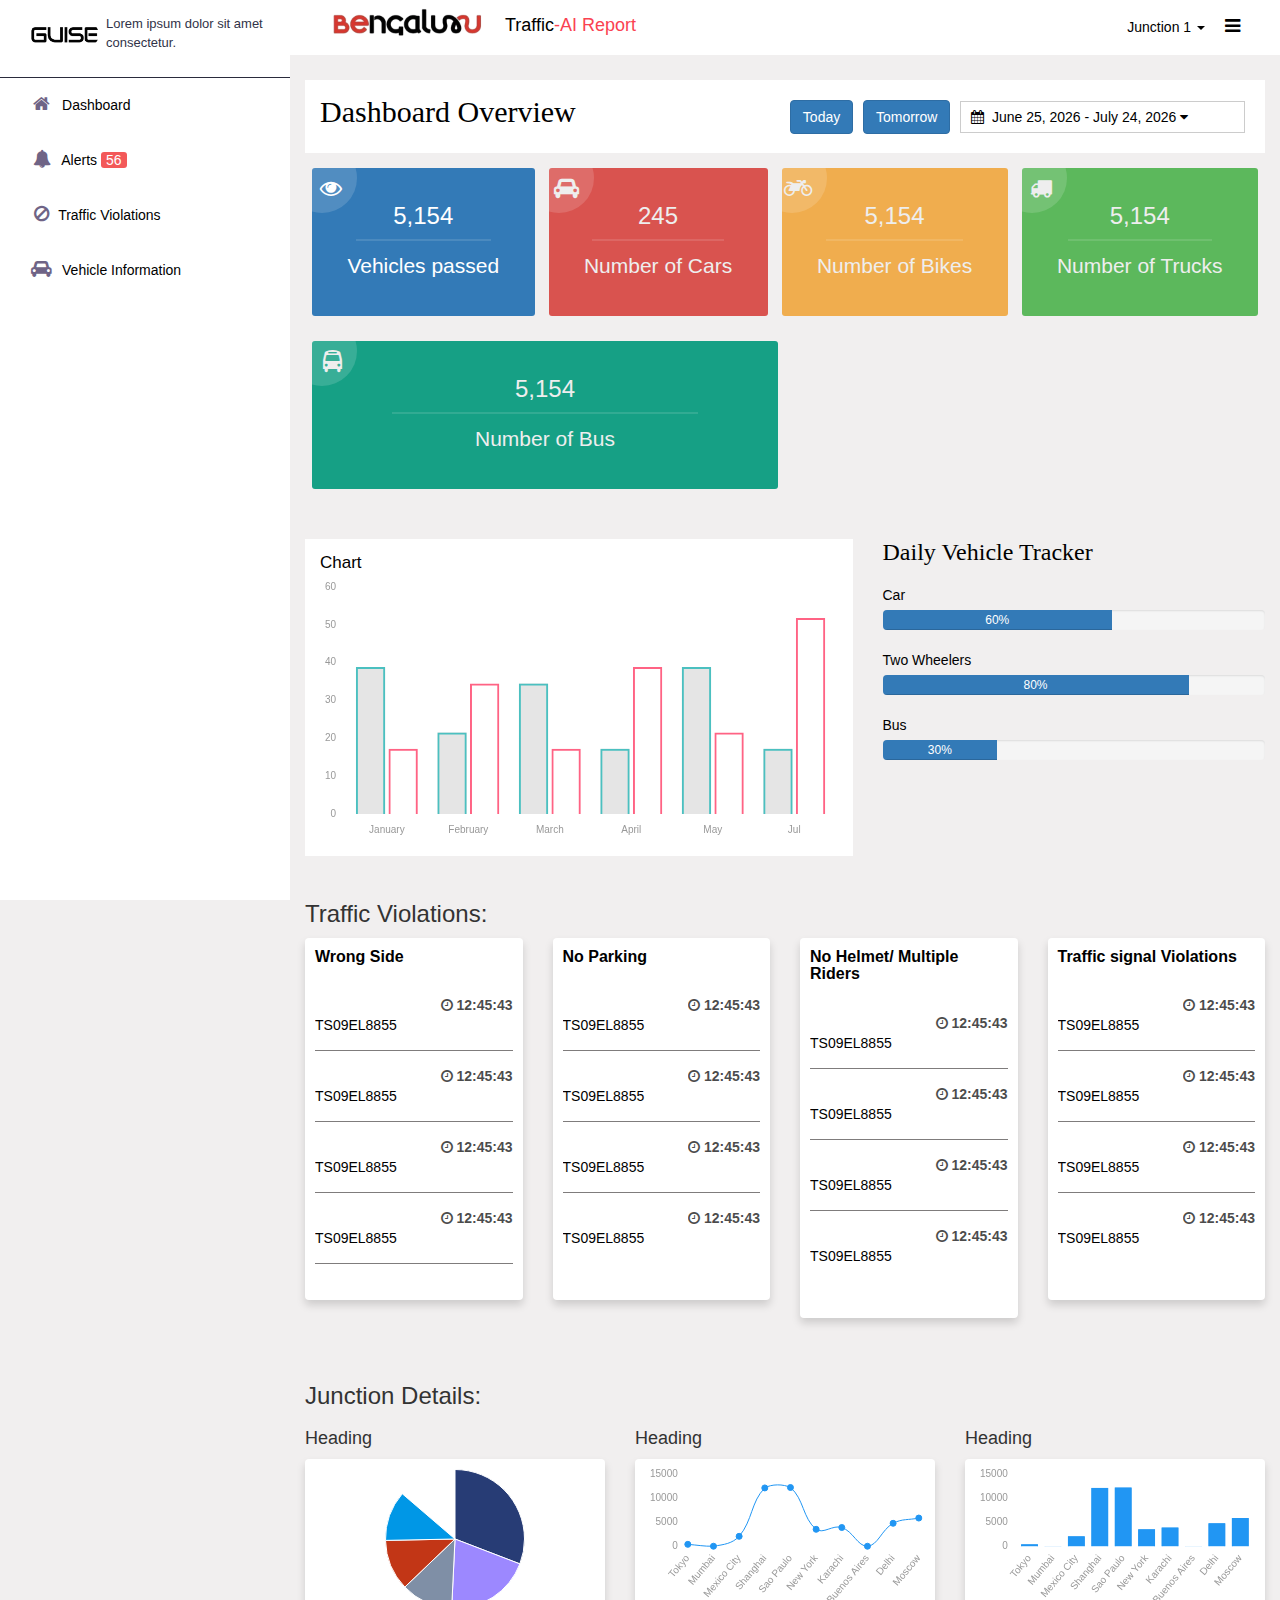
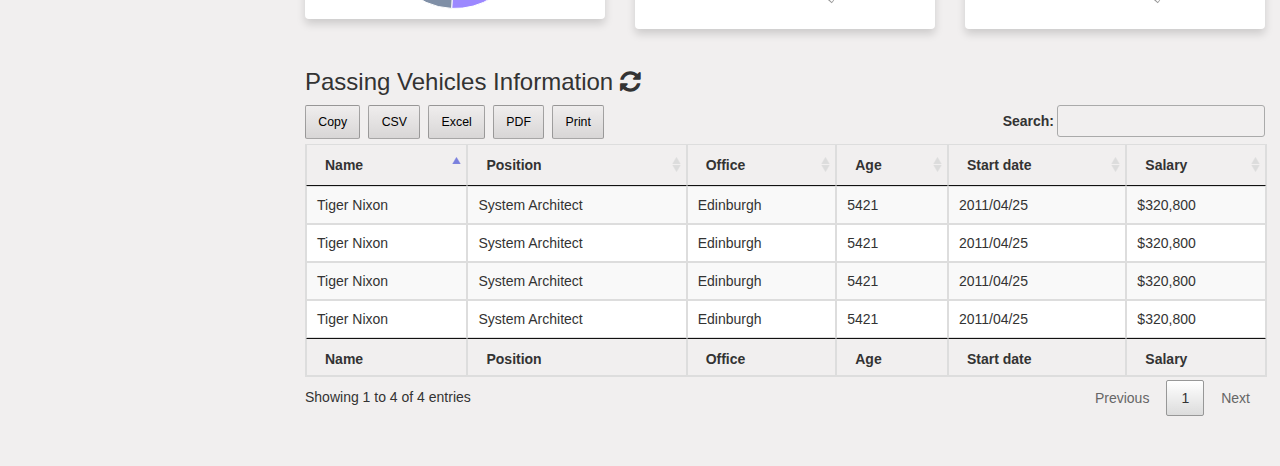
<file: index.html>
<!DOCTYPE html>
<html lang="en">

<head>
  <meta charset="UTF-8">
  <meta name="viewport" content="width=device-width, initial-scale=1.0">
  <meta http-equiv="X-UA-Compatible" content="ie=edge">
  <title>AI Traffic - Dashboard</title>
  <link rel="stylesheet" type="text/css" href="css/font-awesome.min.css" />
  <link rel="stylesheet" type="text/css" href="css/bootstrap-old.min.css" />
  <link rel="stylesheet" type="text/css" href="css/buttons.dataTables.min.css">
  <link rel="stylesheet" type="text/css" href="css/jquery.dataTables.min.css">
  <link rel="stylesheet" type="text/css" href="css/daterangepicker.css" />
  <link rel="stylesheet" type="text/css" href="css/dashboard.css">
</head>

<body>
   <!-- partial:index.partial.html -->
   <aside class="side-nav" id="show-side-navigation1">
    <i class="fa fa-bars close-aside hidden-sm hidden-md hidden-lg" data-close="show-side-navigation1"></i>
    <div class="heading">
        <img src="images/logo-guise.png" alt="">
        <div class="info">
            <p>Lorem ipsum dolor sit amet consectetur.</p>
        </div>
    </div>
   
    <ul class="categories">
        <li><i class="fa fa-home fa-fw" aria-hidden="true"></i><a href="index.html"> Dashboard</a></li>
        <li><i class="fa fa-bell fa-fw"></i><a href="alert.html"> Alerts <span class="num dang">56</span></a></li>
        <li><i class="fa fa-ban fa-fw"></i><a href="#">Traffic Violations</a></li>
        <li><i class="fa fa-car fa-fw"></i><a href="video.html"> Vehicle Information</a></li>
    </ul>
</aside>
<section id="contents">
    <nav class="navbar navbar-default">
        <div class="container-fluid">
            <div class="navbar-header">
                <button type="button" class="navbar-toggle collapsed" data-toggle="collapse"
                    data-target="#bs-example-navbar-collapse-1" aria-expanded="false">
                    <i class="fa fa-align-right"></i>
                </button>
                <a class="navbar-brand" href="index.html"><img src="images/logo.png" alt="" width="200"> Traffic
                    <span class="main-color"> -AI Report</span> </a>
            </div>
            <div class="collapse navbar-collapse navbar-right" id="bs-example-navbar-collapse-1">
                <ul class="nav navbar-nav">
                    <li class="dropdown">
                        <a href="#" class="dropdown-toggle" data-toggle="dropdown" role="button"
                            aria-haspopup="true" aria-expanded="false">Junction 1 <span class="caret"></span></a>
                        <ul class="dropdown-menu">
                            <li><a href="#"><i class="fa fa-sign-out"></i> Log out</a></li>
                        </ul>
                    </li>
                    <li><a href="#"><i data-show="show-side-navigation1" class="fa fa-bars show-side-btn"></i></a>
                    </li>
                </ul>
            </div>
        </div>
    </nav>
    <div class="welcome">
      <div class="container-fluid">
        <div class="row">
          <div class="col-md-12">
            <div class="content">
              <h2>Dashboard Overview</h2>
              <div class="dropdown_wrap">
                <button class="btn btn-primary">Today</button>
                <button class="btn btn-primary">Tomorrow</button>
                <div id="reportrange">
                  <i class="fa fa-calendar"></i>&nbsp;
                  <span></span> <i class="fa fa-caret-down"></i>
                </div>
              </div>
            </div>
          </div>
        </div>
      </div>
    </div>
    <section class='statis text-center'>
      <div class="container-fluid">
        <div class="dashboard-box">
          <div class="box bg-primary">
            <i class="fa fa-eye"></i>
            <h3>5,154</h3>
            <p class="lead">Vehicles passed</p>
          </div>
          <div class="box danger">
            <i class="fa fa-car"></i>
            <h3>245</h3>
            <p class="lead">Number of Cars</p>
          </div>
          <div class="box warning">
            <i class="fa fa-motorcycle"></i>
            <h3>5,154</h3>
            <p class="lead">Number of Bikes</p>
          </div>
          <div class="box success">
            <i class="fa fa-truck"></i>
            <h3>5,154</h3>
            <p class="lead">Number of Trucks</p>
          </div>
          <div class="box silver">
            <i class="fa fa-bus"></i>
            <h3>5,154</h3>
            <p class="lead">Number of Bus</p>
          </div>
        </div>
      </div>
    </section>
    <section class="charts">
      <div class="container-fluid">
        <div class="row">
          <div class="col-md-7">
            <div class="chart-container">
              <h3>Chart</h3>
              <canvas id="myChart"></canvas>
            </div>
          </div>
          <div class="col-md-5">
            <div class="task-progress">
              <h3 class="title-3">Daily Vehicle Tracker</h3>
              <div class="progress-wrap">
                <label for="">Car</label>
                <div class="progress">
                  <div class="progress-bar" role="progressbar" aria-valuenow="60" aria-valuemin="0" aria-valuemax="100"
                    style="width: 60%;">
                    60%
                  </div>
                </div>
              </div>
              <div class="progress-wrap">
                <label for="">Two Wheelers</label>
                <div class="progress">
                  <div class="progress-bar" role="progressbar" aria-valuenow="80" aria-valuemin="0" aria-valuemax="100"
                    style="width: 80%;">
                    80%
                  </div>
                </div>
              </div>
              <div class="progress-wrap">
                <label for="">Bus</label>
                <div class="progress">
                  <div class="progress-bar" role="progressbar" aria-valuenow="30" aria-valuemin="0" aria-valuemax="100"
                    style="width: 30%;">
                    30%
                  </div>
                </div>
              </div>
            </div>
          </div>
        </div>
      </div>
    </section>

    <section class="admins">
      <div class="container-fluid">
        <h3>Traffic Violations:</h3>
        <div class="row">
          <div class="box">
            <div class="col-md-3">
              <div class="admin traffic-box">
                <h3 class="box-head">Wrong Side</h3>
                <ul class="vechile-list">
                  <li>
                    <span class="passing-time"> <i class="fa fa-clock-o"></i> 12:45:43</span>
                    <span class="vehicle-no">TS09EL8855</span>
                  </li>
                  <li>
                    <span class="passing-time"> <i class="fa fa-clock-o"></i> 12:45:43</span>
                    <span class="vehicle-no">TS09EL8855</span>
                  </li>
                  <li>
                    <span class="passing-time"> <i class="fa fa-clock-o"></i> 12:45:43</span>
                    <span class="vehicle-no">TS09EL8855</span>
                  </li>
                  <li>
                    <span class="passing-time"> <i class="fa fa-clock-o"></i> 12:45:43</span>
                    <span class="vehicle-no">TS09EL8855</span>
                  </li>
                  <li>
                    <span class="passing-time"> <i class="fa fa-clock-o"></i> 12:45:43</span>
                    <span class="vehicle-no">TS09EL8855</span>
                  </li>
                  <li>
                    <span class="passing-time"> <i class="fa fa-clock-o"></i> 12:45:43</span>
                    <span class="vehicle-no">TS09EL8855</span>
                  </li>
                  <li>
                    <span class="passing-time"> <i class="fa fa-clock-o"></i> 12:45:43</span>
                    <span class="vehicle-no">TS09EL8855</span>
                  </li>
                </ul>
              </div>
            </div>
            <div class="col-md-3">
              <div class="admin traffic-box">
                <h3 class="box-head">No Parking</h3>
                <ul class="vechile-list">
                  <li>
                    <span class="passing-time"> <i class="fa fa-clock-o"></i> 12:45:43</span>
                    <span class="vehicle-no">TS09EL8855</span>
                  </li>
                  <li>
                    <span class="passing-time"> <i class="fa fa-clock-o"></i> 12:45:43</span>
                    <span class="vehicle-no">TS09EL8855</span>
                  </li>
                  <li>
                    <span class="passing-time"> <i class="fa fa-clock-o"></i> 12:45:43</span>
                    <span class="vehicle-no">TS09EL8855</span>
                  </li>
                  <li>
                    <span class="passing-time"> <i class="fa fa-clock-o"></i> 12:45:43</span>
                    <span class="vehicle-no">TS09EL8855</span>
                  </li>
                </ul>
              </div>
            </div>
            <div class="col-md-3">
              <div class="admin traffic-box">
                <h3 class="box-head">No Helmet/ Multiple Riders</h3>
                <ul class="vechile-list">
                  <li>
                    <span class="passing-time"> <i class="fa fa-clock-o"></i> 12:45:43</span>
                    <span class="vehicle-no">TS09EL8855</span>
                  </li>
                  <li>
                    <span class="passing-time"> <i class="fa fa-clock-o"></i> 12:45:43</span>
                    <span class="vehicle-no">TS09EL8855</span>
                  </li>
                  <li>
                    <span class="passing-time"> <i class="fa fa-clock-o"></i> 12:45:43</span>
                    <span class="vehicle-no">TS09EL8855</span>
                  </li>
                  <li>
                    <span class="passing-time"> <i class="fa fa-clock-o"></i> 12:45:43</span>
                    <span class="vehicle-no">TS09EL8855</span>
                  </li>
                </ul>
              </div>
            </div>
            <div class="col-md-3">
              <div class="admin traffic-box">
                <h3 class="box-head">Traffic signal Violations</h3>
                <ul class="vechile-list">
                  <li>
                    <span class="passing-time"> <i class="fa fa-clock-o"></i> 12:45:43</span>
                    <span class="vehicle-no">TS09EL8855</span>
                  </li>
                  <li>
                    <span class="passing-time"> <i class="fa fa-clock-o"></i> 12:45:43</span>
                    <span class="vehicle-no">TS09EL8855</span>
                  </li>
                  <li>
                    <span class="passing-time"> <i class="fa fa-clock-o"></i> 12:45:43</span>
                    <span class="vehicle-no">TS09EL8855</span>
                  </li>
                  <li>
                    <span class="passing-time"> <i class="fa fa-clock-o"></i> 12:45:43</span>
                    <span class="vehicle-no">TS09EL8855</span>
                  </li>
                </ul>
              </div>
            </div>
          </div>

        </div>
    </section>
    <section class="admins">
      <div class="container-fluid">
        <h3>Junction Details:</h3>
        <div class="row">
          <div class="box">
            <div class="col-md-4">
              <h4>Heading</h4>
              <div class="admin traffic-box">
                <canvas id="vehicleChart"></canvas>
              </div>
            </div>
            <div class="col-md-4">
              <h4>Heading</h4>
              <div class="admin traffic-box">
                <canvas id="lineChart"></canvas>
              </div> 
            </div>
            <div class="col-md-4">
              <h4>Heading</h4>
              <div class="admin traffic-box">
                <canvas id="barChart"></canvas>
              </div> 
            </div> 
            </div>
          </div>

        </div>
    </section>

    <section class="chrt3">
      <div class="container-fluid">
        <div class="row">
          <div class="col-xs-12">
            <h3>Passing Vehicles Information <i class="fa fa-refresh cursor-pointer"></i></h3>
            <table id="report_table" class="table table-striped table-bordered" style="width:100%">
              <thead>
                <tr>
                  <th>Name</th>
                  <th>Position</th>
                  <th>Office</th>
                  <th>Age</th>
                  <th>Start date</th>
                  <th>Salary</th>
                </tr>
              </thead>
              <tbody></tbody>
              <tfoot>
                <tr>
                  <th>Name</th>
                  <th>Position</th>
                  <th>Office</th>
                  <th>Age</th>
                  <th>Start date</th>
                  <th>Salary</th>
                </tr>
              </tfoot>
            </table>
          </div>
        </div>
      </div>
    </section>
  </section>
  <!-- Modal -->
  <div id="myModal" class="modal fade" role="dialog">
    <div class="modal-dialog">
  
      <!-- Modal content-->
      <div class="modal-content">
        <div class="modal-header">
          <button type="button" class="close" data-dismiss="modal">&times;</button>
          <h4 class="modal-title">Modal Header</h4>
        </div>
        <div class="modal-body">
          <img src="images/modal.png" class="img-responsive"/>
        </div>
        <div class="modal-footer">
          <button type="button" class="btn btn-default" data-dismiss="modal">Ok</button>
        </div>
      </div>
    </div>
  </div>
  <!-- partial -->
  <script type="text/javascript" src="js/jquery.min.js"></script>
  <script type="text/javascript" src='js/chart.js'></script><!-- //@2.8.0 -->
  <script type="text/javascript" src="js/popper.min.js"></script>
  <script type="text/javascript" src="js/bootstrap-old.min.js"></script>
  <script type="text/javascript" src="js/moment.min.js"></script>
  <script type="text/javascript" src="js/daterangepicker.min.js"></script>

  <script type="text/javascript" src="js/datatable.min.js"></script>

  <script type="text/javascript" src="js/datatable.min.js"></script>
  <script type="text/javascript" src="js/dataTables.buttons.min.js"></script>
  <script type="text/javascript" src="js/buttons.flash.min.js"></script>
  <script type="text/javascript" src="js/jszip.min.js"></script>
  <script type="text/javascript" src="js/pdfmake.min.js"></script>
  <script type="text/javascript" src="js/vfs_fonts.js"></script>
  <script type="text/javascript" src="js/buttons.html5.min.js"></script>
  <script type="text/javascript" src="js/buttons.print.min.js"></script>
  <script type="text/javascript" src="js/common.js"></script> 
</body>

</html>
</file>
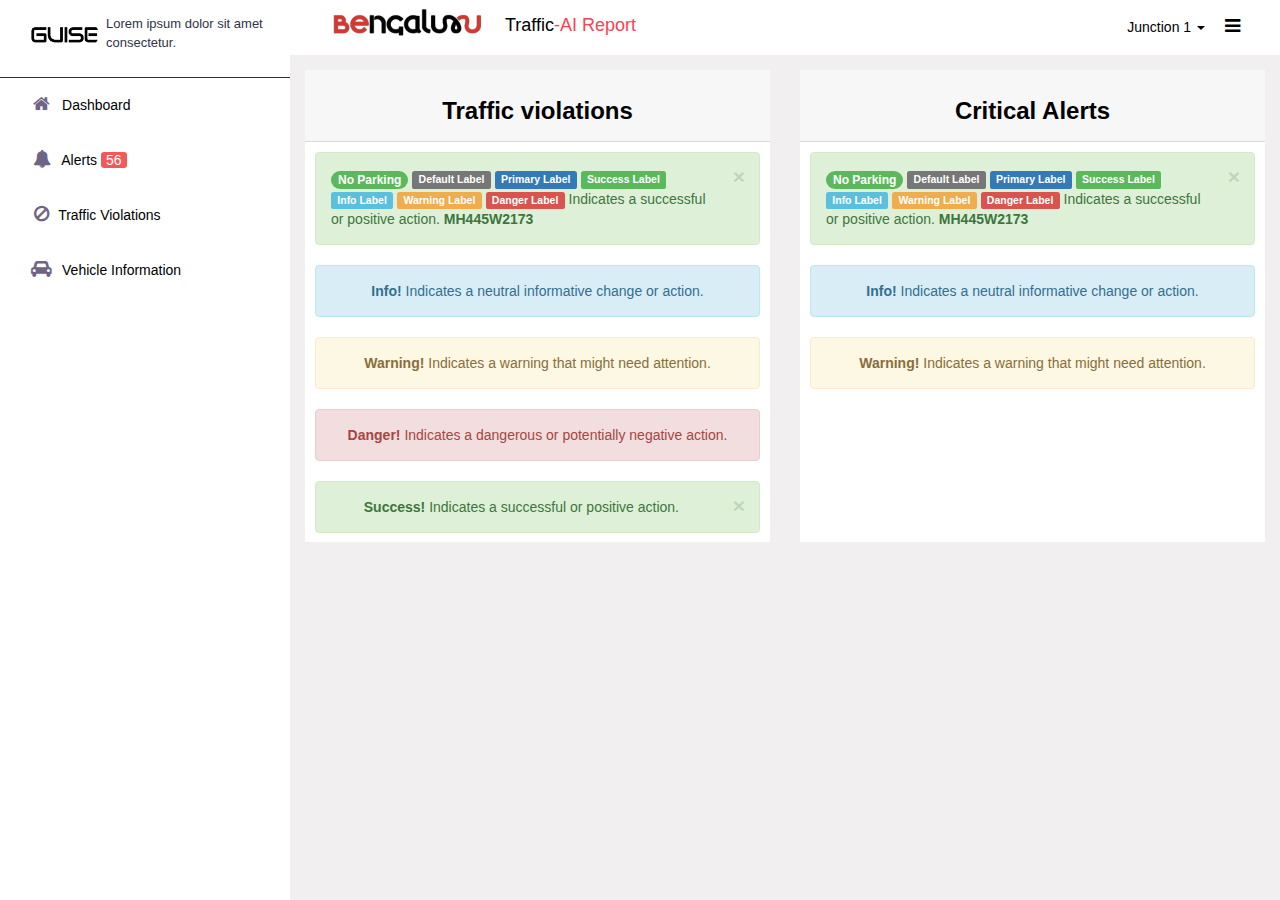
<file: alert.html>
<!DOCTYPE html>
<html lang="en">

<head>
    <meta charset="UTF-8">
    <meta name="viewport" content="width=device-width, initial-scale=1.0">
    <meta http-equiv="X-UA-Compatible" content="ie=edge">
    <link rel="stylesheet" href="css/font-awesome.min.css" />
    <link rel="stylesheet" href="css/bootstrap-old.min.css" />
    <link rel="stylesheet" href="css/dashboard.css" />
    <title>Alert Management</title>
</head>

<body>
    <!-- partial:index.partial.html -->
    <aside class="side-nav" id="show-side-navigation1">
        <i class="fa fa-bars close-aside hidden-sm hidden-md hidden-lg" data-close="show-side-navigation1"></i>
        <div class="heading">
            <img src="images/logo-guise.png" alt="">
            <div class="info">
                <p>Lorem ipsum dolor sit amet consectetur.</p>
            </div>
        </div>
       
        <ul class="categories">
            <li><i class="fa fa-home fa-fw" aria-hidden="true"></i><a href="index.html" > Dashboard</a></li>
            <li><i class="fa fa-bell fa-fw"></i><a href="alert.html"> Alerts <span class="num dang">56</span></a></li>
            <li><i class="fa fa-ban fa-fw"></i><a href="#">Traffic Violations</a></li>
            <li><i class="fa fa-car fa-fw"></i><a href="video.html"> Vehicle Information</a></li>
        </ul>
    </aside>
    <section id="contents">
        <nav class="navbar navbar-default">
            <div class="container-fluid">
                <div class="navbar-header">
                    <button type="button" class="navbar-toggle collapsed" data-toggle="collapse"
                        data-target="#bs-example-navbar-collapse-1" aria-expanded="false">
                        <i class="fa fa-align-right"></i>
                    </button>
                    <a class="navbar-brand" href="index.html"><img src="images/logo.png" alt="" width="200"> Traffic
                        <span class="main-color"> -AI Report</span> </a>
                </div>
                <div class="collapse navbar-collapse navbar-right" id="bs-example-navbar-collapse-1">
                    <ul class="nav navbar-nav">
                        <li class="dropdown">
                            <a href="#" class="dropdown-toggle" data-toggle="dropdown" role="button"
                                aria-haspopup="true" aria-expanded="false">Junction 1 <span class="caret"></span></a>
                            <ul class="dropdown-menu">
                                <li><a href="#"><i class="fa fa-sign-out"></i> Log out</a></li>
                            </ul>
                        </li>
                        <li><a href="#"><i data-show="show-side-navigation1" class="fa fa-bars show-side-btn"></i></a>
                        </li>
                    </ul>
                </div>
            </div>
        </nav>
        <section class='statis text-center'>
            <div class="container-fluid">
                <div class="row">
                    <div class="col-md-6">
                        <div class="card_alert_wrap">
                            <div class="head_wrap">
                                <h3>Traffic violations</h3>
                            </div>
                            <div class="badge_wrap">
                                <div class="alert alert-success alert-dismissible text-left">
                                    <a href="#" class="close" data-dismiss="alert" aria-label="close">&times;</a>
                                    <span class="badge badge-pill success">No Parking</span>
                                    <span class="label label-default">Default Label</span>
                                    <span class="label label-primary">Primary Label</span>
                                    <span class="label label-success">Success Label</span>
                                    <span class="label label-info">Info Label</span>
                                    <span class="label label-warning">Warning Label</span>
                                    <span class="label label-danger">Danger Label</span>
                                    Indicates a successful or positive action.
                                    <strong data-toggle='modal' data-target='#alertimg'
                                        class="cursor-pointer">MH445W2173</strong>
                                </div>

                                <div class="alert alert-info">
                                    <strong>Info!</strong> Indicates a neutral informative change or action.
                                </div>

                                <div class="alert alert-warning">
                                    <strong>Warning!</strong> Indicates a warning that might need attention.
                                </div>

                                <div class="alert alert-danger">
                                    <strong>Danger!</strong> Indicates a dangerous or potentially negative action.
                                </div>
                                <div class="alert alert-success alert-dismissible">
                                    <a href="#" class="close" data-dismiss="alert" aria-label="close">&times;</a>
                                    <strong>Success!</strong> Indicates a successful or positive action.
                                </div>
        
                                <div class="alert alert-info">
                                    <strong>Info!</strong> Indicates a neutral informative change or action.
                                </div>
        
                                <div class="alert alert-warning">
                                    <strong>Warning!</strong> Indicates a warning that might need attention.
                                </div>
        
                                <div class="alert alert-danger">
                                    <strong>Danger!</strong> Indicates a dangerous or potentially negative action.
                                </div>
                            </div>
                        </div>
                    </div>
                    <div class="col-md-6">
                        <div class="card_alert_wrap">
                            <div class="head_wrap">
                                <h3>Critical Alerts</h3>
                            </div>
                            <div class="badge_wrap">
                                <div class="alert alert-success alert-dismissible text-left">
                                    <a href="#" class="close" data-dismiss="alert" aria-label="close">&times;</a>
                                    <span class="badge badge-pill success">No Parking</span>
                                    <span class="label label-default">Default Label</span>
                                    <span class="label label-primary">Primary Label</span>
                                    <span class="label label-success">Success Label</span>
                                    <span class="label label-info">Info Label</span>
                                    <span class="label label-warning">Warning Label</span>
                                    <span class="label label-danger">Danger Label</span>
                                    Indicates a successful or positive action.
                                    <strong data-toggle='modal' data-target='#alertimg'
                                        class="cursor-pointer">MH445W2173</strong>
                                </div>

                                <div class="alert alert-info">
                                    <strong>Info!</strong> Indicates a neutral informative change or action.
                                </div>

                                <div class="alert alert-warning">
                                    <strong>Warning!</strong> Indicates a warning that might need attention.
                                </div>
                            </div>
                        </div>
                    </div>
                </div>
            </div>
        </section>
        <!-- Modal -->
        <div id="alertimg" class="modal fade" role="dialog">
            <div class="modal-dialog">

                <!-- Modal content-->
                <div class="modal-content">
                    <div class="modal-header">
                        <button type="button" class="close" data-dismiss="modal">&times;</button>
                        <h4 class="modal-title">Modal Header</h4>
                    </div>
                    <div class="modal-body">
                        <img src="images/modal.png" class="img-responsive" />
                    </div>
                    <div class="modal-footer">
                        <button type="button" class="btn btn-default" data-dismiss="modal">Ok</button>
                    </div>
                </div>
            </div>
        </div>
</body>
<script type="text/javascript" src="js/jquery.min.js"></script>
<script type="text/javascript" src="js/bootstrap-old.min.js"></script>
<script type="text/javascript" src="js/common.js"></script>

</html>
</file>
<file: css/daterangepicker.css>
.daterangepicker {
    position: absolute;
    color: inherit;
    background-color: #fff;
    border-radius: 4px;
    border: 1px solid #ddd;
    width: 278px;
    max-width: none;
    padding: 0;
    margin-top: 7px;
    top: 100px;
    left: 20px;
    z-index: 3001;
    display: none;
    font-family: arial;
    font-size: 15px;
    line-height: 1em;
  }
  
  .daterangepicker:before, .daterangepicker:after {
    position: absolute;
    display: inline-block;
    border-bottom-color: rgba(0, 0, 0, 0.2);
    content: '';
  }
  
  .daterangepicker:before {
    top: -7px;
    border-right: 7px solid transparent;
    border-left: 7px solid transparent;
    border-bottom: 7px solid #ccc;
  }
  
  .daterangepicker:after {
    top: -6px;
    border-right: 6px solid transparent;
    border-bottom: 6px solid #fff;
    border-left: 6px solid transparent;
  }
  
  .daterangepicker.opensleft:before {
    right: 9px;
  }
  
  .daterangepicker.opensleft:after {
    right: 10px;
  }
  
  .daterangepicker.openscenter:before {
    left: 0;
    right: 0;
    width: 0;
    margin-left: auto;
    margin-right: auto;
  }
  
  .daterangepicker.openscenter:after {
    left: 0;
    right: 0;
    width: 0;
    margin-left: auto;
    margin-right: auto;
  }
  
  .daterangepicker.opensright:before {
    left: 9px;
  }
  
  .daterangepicker.opensright:after {
    left: 10px;
  }
  
  .daterangepicker.drop-up {
    margin-top: -7px;
  }
  
  .daterangepicker.drop-up:before {
    top: initial;
    bottom: -7px;
    border-bottom: initial;
    border-top: 7px solid #ccc;
  }
  
  .daterangepicker.drop-up:after {
    top: initial;
    bottom: -6px;
    border-bottom: initial;
    border-top: 6px solid #fff;
  }
  
  .daterangepicker.single .daterangepicker .ranges, .daterangepicker.single .drp-calendar {
    float: none;
  }
  
  .daterangepicker.single .drp-selected {
    display: none;
  }
  
  .daterangepicker.show-calendar .drp-calendar {
    display: block;
  }
  
  .daterangepicker.show-calendar .drp-buttons {
    display: block;
  }
  
  .daterangepicker.auto-apply .drp-buttons {
    display: none;
  }
  
  .daterangepicker .drp-calendar {
    display: none;
    max-width: 270px;
  }
  
  .daterangepicker .drp-calendar.left {
    padding: 8px 0 8px 8px;
  }
  
  .daterangepicker .drp-calendar.right {
    padding: 8px;
  }
  
  .daterangepicker .drp-calendar.single .calendar-table {
    border: none;
  }
  
  .daterangepicker .calendar-table .next span, .daterangepicker .calendar-table .prev span {
    color: #fff;
    border: solid black;
    border-width: 0 2px 2px 0;
    border-radius: 0;
    display: inline-block;
    padding: 3px;
  }
  
  .daterangepicker .calendar-table .next span {
    transform: rotate(-45deg);
    -webkit-transform: rotate(-45deg);
  }
  
  .daterangepicker .calendar-table .prev span {
    transform: rotate(135deg);
    -webkit-transform: rotate(135deg);
  }
  
  .daterangepicker .calendar-table th, .daterangepicker .calendar-table td {
    white-space: nowrap;
    text-align: center;
    vertical-align: middle;
    min-width: 32px;
    width: 32px;
    height: 24px;
    line-height: 24px;
    font-size: 12px;
    border-radius: 4px;
    border: 1px solid transparent;
    white-space: nowrap;
    cursor: pointer;
  }
  
  .daterangepicker .calendar-table {
    border: 1px solid #fff;
    border-radius: 4px;
    background-color: #fff;
  }
  
  .daterangepicker .calendar-table table {
    width: 100%;
    margin: 0;
    border-spacing: 0;
    border-collapse: collapse;
  }
  
  .daterangepicker td.available:hover, .daterangepicker th.available:hover {
    background-color: #eee;
    border-color: transparent;
    color: inherit;
  }
  
  .daterangepicker td.week, .daterangepicker th.week {
    font-size: 80%;
    color: #ccc;
  }
  
  .daterangepicker td.off, .daterangepicker td.off.in-range, .daterangepicker td.off.start-date, .daterangepicker td.off.end-date {
    background-color: #fff;
    border-color: transparent;
    color: #999;
  }
  
  .daterangepicker td.in-range {
    background-color: #ebf4f8;
    border-color: transparent;
    color: #000;
    border-radius: 0;
  }
  
  .daterangepicker td.start-date {
    border-radius: 4px 0 0 4px;
  }
  
  .daterangepicker td.end-date {
    border-radius: 0 4px 4px 0;
  }
  
  .daterangepicker td.start-date.end-date {
    border-radius: 4px;
  }
  
  .daterangepicker td.active, .daterangepicker td.active:hover {
    background-color: #357ebd;
    border-color: transparent;
    color: #fff;
  }
  
  .daterangepicker th.month {
    width: auto;
  }
  
  .daterangepicker td.disabled, .daterangepicker option.disabled {
    color: #999;
    cursor: not-allowed;
    text-decoration: line-through;
  }
  
  .daterangepicker select.monthselect, .daterangepicker select.yearselect {
    font-size: 12px;
    padding: 1px;
    height: auto;
    margin: 0;
    cursor: default;
  }
  
  .daterangepicker select.monthselect {
    margin-right: 2%;
    width: 56%;
  }
  
  .daterangepicker select.yearselect {
    width: 40%;
  }
  
  .daterangepicker select.hourselect, .daterangepicker select.minuteselect, .daterangepicker select.secondselect, .daterangepicker select.ampmselect {
    width: 50px;
    margin: 0 auto;
    background: #eee;
    border: 1px solid #eee;
    padding: 2px;
    outline: 0;
    font-size: 12px;
  }
  
  .daterangepicker .calendar-time {
    text-align: center;
    margin: 4px auto 0 auto;
    line-height: 30px;
    position: relative;
  }
  
  .daterangepicker .calendar-time select.disabled {
    color: #ccc;
    cursor: not-allowed;
  }
  
  .daterangepicker .drp-buttons {
    clear: both;
    text-align: right;
    padding: 8px;
    border-top: 1px solid #ddd;
    display: none;
    line-height: 12px;
    vertical-align: middle;
  }
  
  .daterangepicker .drp-selected {
    display: inline-block;
    font-size: 12px;
    padding-right: 8px;
  }
  
  .daterangepicker .drp-buttons .btn {
    margin-left: 8px;
    font-size: 12px;
    font-weight: bold;
    padding: 4px 8px;
  }
  
  .daterangepicker.show-ranges.single.rtl .drp-calendar.left {
    border-right: 1px solid #ddd;
  }
  
  .daterangepicker.show-ranges.single.ltr .drp-calendar.left {
    border-left: 1px solid #ddd;
  }
  
  .daterangepicker.show-ranges.rtl .drp-calendar.right {
    border-right: 1px solid #ddd;
  }
  
  .daterangepicker.show-ranges.ltr .drp-calendar.left {
    border-left: 1px solid #ddd;
  }
  
  .daterangepicker .ranges {
    float: none;
    text-align: left;
    margin: 0;
  }
  
  .daterangepicker.show-calendar .ranges {
    margin-top: 8px;
  }
  
  .daterangepicker .ranges ul {
    list-style: none;
    margin: 0 auto;
    padding: 0;
    width: 100%;
  }
  
  .daterangepicker .ranges li {
    font-size: 12px;
    padding: 8px 12px;
    cursor: pointer;
  }
  
  .daterangepicker .ranges li:hover {
    background-color: #eee;
  }
  
  .daterangepicker .ranges li.active {
    background-color: #08c;
    color: #fff;
  }
  
  /*  Larger Screen Styling */
  @media (min-width: 564px) {
    .daterangepicker {
      width: auto;
    }
  
    .daterangepicker .ranges ul {
      width: 140px;
    }
  
    .daterangepicker.single .ranges ul {
      width: 100%;
    }
  
    .daterangepicker.single .drp-calendar.left {
      clear: none;
    }
  
    .daterangepicker.single .ranges, .daterangepicker.single .drp-calendar {
      float: left;
    }
  
    .daterangepicker {
      direction: ltr;
      text-align: left;
    }
  
    .daterangepicker .drp-calendar.left {
      clear: left;
      margin-right: 0;
    }
  
    .daterangepicker .drp-calendar.left .calendar-table {
      border-right: none;
      border-top-right-radius: 0;
      border-bottom-right-radius: 0;
    }
  
    .daterangepicker .drp-calendar.right {
      margin-left: 0;
    }
  
    .daterangepicker .drp-calendar.right .calendar-table {
      border-left: none;
      border-top-left-radius: 0;
      border-bottom-left-radius: 0;
    }
  
    .daterangepicker .drp-calendar.left .calendar-table {
      padding-right: 8px;
    }
  
    .daterangepicker .ranges, .daterangepicker .drp-calendar {
      float: left;
    }
  }
  
  @media (min-width: 730px) {
    .daterangepicker .ranges {
      width: auto;
    }
  
    .daterangepicker .ranges {
      float: left;
    }
  
    .daterangepicker.rtl .ranges {
      float: right;
    }
  
    .daterangepicker .drp-calendar.left {
      clear: none !important;
    }
  }
</file>
<file: css/dashboard.css>
* {
  padding: 0;
  margin: 0;
  box-sizing: border-box;
  font-family: 'Droid Sans', sans-serif;
  outline: none;
}

::-webkit-scrollbar {
  background: transparent;
  width: 5px;
  height: 5px;
}

::-webkit-scrollbar-thumb {
  background-color: #888;
}

::-webkit-scrollbar-thumb:hover {
  background-color: rgba(0, 0, 0, 0.3);
}

body {
  background-color: #f1efef
}

#contents {
  position: relative;
  -webkit-transition: .3s;
  transition: .3s;
  margin-left: 290px;
  background-color: #f1efef;
}

.margin {
  margin-left: 0 !important;
}

/* Start side navigation bar  */

.side-nav {
  float: left;
  height: 100%;
  width: 290px;
  background-color: #ffffff;
  color: #CCC;
  -webkit-transform: translateX(0);
  transform: translateX(0);
  -webkit-transition: all .3s ease-in-out;
  -webkit-transition: .3s;
  transition: .3s;
  position: fixed;
  top: 0;
  left: 0;
  overflow: auto;
  z-index: 9999999
}

.side-nav .close-aside {
  position: absolute;
  top: 7px;
  right: 7px;
  cursor: pointer;
  color: #EEE;
}

.side-nav .heading {
  background-color: #ffffff;
  padding: 15px 15px 15px 30px;
  overflow: hidden;
  border-bottom: 1px solid #2a2b3c
}

.side-nav .heading>img {
  border-radius: 50%;
  float: left;
  width: 28%;
}

.side-nav .info {
  float: left;
  width: 69%;
  margin-left: 3%;
}

.side-nav .heading .info>h3 {
  margin: 0 0 5px
}

.side-nav .heading .info>h3>a {
  color: #000000;
  font-weight: 100;
  margin-top: 4px;
  display: block;
  text-decoration: none;
  font-size: 18px;
}

.side-nav .heading .info>h3>a:hover {
  color: #000000;
}

.side-nav .heading .info>p {
  color: #313348;
  font-size: 13px;
}

/* End heading */
/* Start search */
.side-nav .search {
  text-align: center;
  padding: 15px 30px;
  margin: 15px 0;
  position: relative;
}

.side-nav .search>input {
  width: 100%;
  background-color: transparent;
  border: none;
  border-bottom: 1px solid #23262d;
  padding: 7px 0 7px;
  color: #000000
}

.side-nav .search>input~i {
  position: absolute;
  top: 22px;
  right: 40px;
  display: block;
  color: #2b2f3a;
  font-size: 19px;
}

/* End search */

.side-nav .categories>li {
  padding: 17px 40px 17px 30px;
  overflow: hidden;
  border-bottom: 1px solid rgba(255, 255, 255, 0.02);
  cursor: pointer;
}

.side-nav .categories>li>a {
  color: #000000;
  text-decoration: none;
}

/* Start num: there are three options primary, danger and success like Bootstrap */
.side-nav .categories>li>a>.num {
  line-height: 0;
  border-radius: 3px;
  font-size: 14px;
  color: #FFF;
  padding: 0px 5px
}

.dang {
  background-color: #f35959
}

.prim {
  background-color: #0275d8
}

.succ {
  background-color: #5cb85c
}

/* End num */
.side-nav .categories>li>a:hover {
  color: #6f6486;
}

.side-nav .categories>li>i {
  font-size: 18px;
  margin-right: 5px;
  color: #6f6486;
}

.side-nav .categories>li>a.dropdown_anchor:after {
  content: "\f053";
  font-family: fontAwesome;
  font-size: 11px;
  line-height: 1.8;
  float: right;
  color: #000000;
  -webkit-transition: all .3s ease-in-out;
  transition: all .3s ease-in-out;
}

.side-nav .categories .opend>a:after {
  -webkit-transform: rotate(-90deg);
  transform: rotate(-90deg);
}

/* End categories */
/* Start dropdown menu */
.side-nav .categories .side-nav-dropdown {
  padding-top: 10px;
  padding-left: 30px;
  list-style: none;
  display: none;
}

.side-nav .categories .side-nav-dropdown>li>a {
  color: #AAA;
  text-decoration: none;
  padding: 7px 0;
  display: block;
}

.side-nav .categories p {
  margin-left: 30px;
  color: #535465;
  margin-top: 10px;
}

/* End dropdown menu */

.show-side-nav {
  -webkit-transform: translateX(-290px);
  transform: translateX(-290px);
}

.dashboard-box {
  display: flex;
  justify-content: flex-start;
  align-items: center;
  flex-wrap: wrap;
}

.dashboard-box .box {
  max-width: calc(50% - 14px);
  flex: 1 1 auto;
  margin: 0 7px;
}

/* Start media query */
@media (max-width: 767px) {
  .side-nav .categories>li {
    padding-top: 12px;
    padding-bottom: 12px;
  }

  .side-nav .search {
    padding: 10px 0 10px 30px
  }
}

/* End side navigation bar  */
/* Start welcome */

.welcome {
  color: #CCC;
}

.welcome .content {
  background-color: #ffffff;
  padding: 15px;
  margin-top: 25px;
  display: flex;
  justify-content: space-between;
  align-items: center;
  width: 100%;
}

.welcome h2 {
  color: #000000;
  font-family: Calibri;
  font-weight: 100;
  margin-top: 0
}

.welcome p {
  color: #999;
}


/* Start statistics */
.statistics {
  margin-top: 25px;
  color: #CCC;
}

.statistics .box {
  background-color: #313348;
  padding: 15px;
  overflow: hidden;
}

.statistics .box>i {
  float: left;
  color: #FFF;
  border-radius: 50%;
  width: 60px;
  height: 60px;
  line-height: 60px;
  font-size: 22px;
}

.statistics .box .info {
  float: left;
  width: auto;
  margin-left: 10px;
}

.statistics .box .info h3 {
  margin: 5px 0 5px;
  display: inline-block;
}

.statistics .box .info p {
  color: #BBB
}

/* End statistics */
/* Start charts */
.charts {
  margin-top: 25px;
  color: #000000
}

.charts .chart-container {
  background-color: #ffffff;
  padding: 15px;
}

.charts .chart-container h3 {
  margin: 0 0 10px;
  font-size: 17px;
}

/* Start users */

.admins {
  margin-top: 25px;
}

.admins .box>h3,
.title-3 {
  color: #000000;
  font-family: Calibri;
  font-weight: 300;
  margin-top: 0;
}

.admins .box .admin {
  margin-bottom: 20px;
  overflow: hidden;
  background-color: #ffffff;
  padding: 10px;
}

.admins .box .admin .img {
  width: 20%;
  margin-right: 5%;
  float: left;
}

.admins .box .admin .img img {
  border-radius: 50%;
}

.admins .box .info {
  width: 75%;
  color: #EEE;
  float: left;
}

.admins .box .info h3 {
  font-size: 19px
}

.admins .box .info p {
  color: #BBB
}

/* End users */
/* Start statis */

.statis {
  color: #EEE;
  margin-top: 15px;
}

.statis .box {
  position: relative;
  padding: 15px;
  overflow: hidden;
  border-radius: 3px;
  margin-bottom: 25px;
}

.statis .box h3:after {
  content: "";
  height: 2px;
  width: 70%;
  margin: auto;
  background-color: rgba(255, 255, 255, 0.12);
  display: block;
  margin-top: 10px;
}

.statis .box i {
  position: absolute;
  height: 70px;
  width: 70px;
  font-size: 22px;
  padding: 15px;
  top: -25px;
  left: -25px;
  background-color: rgba(255, 255, 255, 0.15);
  line-height: 60px;
  text-align: right;
  border-radius: 50%;
}

/*chart*/
.chrt3 {
  padding-bottom: 50px;
}

.chrt3 .chart-container {
  height: 350px;
  padding: 15px;
  margin-top: 25px;
}

.chrt3 .box {
  padding: 15px;
}

.cursor-pointer {
  cursor: pointer;
}

.task-progress .progress-wrap {
  margin-top: 20px;
}

.progress-wrap>label {
  color: #000000;
  font-weight: normal;
}

.traffic-box {
  border-radius: 4px;
  box-shadow: 0 5px 9px rgb(0 0 0 / 15%);
}

.traffic-box .box-head {
  color: #000000;
  font-size: 16px;
  font-weight: bold;
  margin-top: 0;
  margin-bottom: 15px;
}

.vechile-list {
  list-style: none;
  padding-left: 0;
  height: 300px;
  overflow-y: auto;
}

.vechile-list li {
  padding: 15px 0;
}

.vechile-list li:not(:last-child) {
  border-bottom: 1px solid #7f7c7c;
}

.vechile-list .passing-time,
.vechile-list .vehicle-no {
  color: #000000;
  display: block;
  font-size: 14px;
  font-weight: 400;
}

.vechile-list .passing-time {
  text-align: right;
  font-weight: bold;
  color: #000000;
  opacity: 0.7;
}










.main-color {
  color: #fa4251
}

.warning {
  background-color: #f0ad4e
}

.danger {
  background-color: #d9534f
}

.success {
  background-color: #5cb85c
}

.inf {
  background-color: #5bc0de
}

.silver {
  background-color: #16a085;
}


/* Start bootstrap */
.navbar-right .dropdown-menu {
  right: auto !important;
  left: 0 !important;
}

.navbar-default {
  background-color: #ffffff !important;
  border: none !important;
  border-radius: 0 !important;
  margin: 0 !important
}

.navbar-default .navbar-nav>li>a {
  color: #000000 !important;
  line-height: 55px !important;
  padding: 0 10px !important;
}

.navbar-default .navbar-brand {
  color: #000000;
  width: 100%;
  display: inline-flex;
  align-items: center;
}

.navbar-default .navbar-nav>li>a:focus,
.navbar-default .navbar-nav>li>a:hover {
  color: #000000 !important
}

.navbar-default .navbar-nav>.open>a,
.navbar-default .navbar-nav>.open>a:focus,
.navbar-default .navbar-nav>.open>a:hover {
  background-color: transparent !important;
  color: #000000 !important
}

.navbar-default .navbar-brand {
  line-height: 55px !important;
  padding: 0 !important
}

.navbar-default .navbar-brand:focus,
.navbar-default .navbar-brand:hover {
  color: #000000 !important
}

.navbar>.container .navbar-brand,
.navbar>.container-fluid .navbar-brand {
  margin: 0 !important
}

@media (max-width: 767px) {
  .navbar>.container-fluid .navbar-brand {
    margin-left: 15px !important;
  }

  .navbar-default .navbar-nav>li>a {
    padding-left: 0 !important;
  }

  .navbar-nav {
    margin: 0 !important;
  }

  .navbar-default .navbar-collapse,
  .navbar-default .navbar-form {
    border: none !important;
  }

}

.navbar-default .navbar-nav>li>a {
  float: left !important;
}

.navbar-default .navbar-nav>li>a>span:not(.caret) {
  background-color: #e74c3c !important;
  color: #ffffff;
  border-radius: 50% !important;
  height: 25px !important;
  width: 25px !important;
  padding: 2px !important;
  font-size: 11px !important;
  position: relative !important;
  top: -10px !important;
  right: 5px !important
}

.dropdown-menu>li>a {
  padding-top: 5px !important;
  padding-right: 5px !important;
}

.navbar-default .navbar-nav>li>a>i {
  font-size: 18px !important;
}




/* Start media query */

@media (max-width: 767px) {
  #contents {
    margin: 0 !important
  }

  .statistics .box {
    margin-bottom: 25px !important;
  }

  .navbar-default .navbar-nav .open .dropdown-menu>li>a {
    color: #CCC !important
  }

  .navbar-default .navbar-nav .open .dropdown-menu>li>a:hover {
    color: #FFF !important
  }

  .navbar-default .navbar-toggle {
    border: none !important;
    color: #EEE !important;
    font-size: 18px !important;
  }

  .navbar-default .navbar-toggle:focus,
  .navbar-default .navbar-toggle:hover {
    background-color: transparent !important
  }
}

button.btn.btn-default.dropdown-toggle {
  background: #acacac;
  color: #fff;
  border-radius: 0;
}

.content .dropdown-toggle .caret {
  margin-left: 20px;
}

.content .dropdown-menu {
  min-width: auto;
  transform: none;
  top: 100%;
  width: 100%;
  border-radius: 0px;
}

.content .dropdown-menu>li>a {
  padding: 5px;
  white-space: normal;
}
.dropdown_wrap{
  display: flex;
  align-items: center;
  justify-content: space-around;
  width: 50%;
}
.dropdown_wrap select {
  border-radius: 0;
  cursor: pointer;
}

#reportrange {
  color: #000000;
  background: #fff;
  cursor: pointer;
  padding: 5px 10px;
  border: 1px solid #ccc;
  width: 285px;
}

.head_wrap {
  padding: .75rem 1.25rem;
  margin-bottom: 0;
  background-color: rgba(0, 0, 0, .03);
  border-bottom: 1px solid rgba(0, 0, 0, .125);
}
.head_wrap h3{
  font-weight: 800;
  color: #000000;
}
.card_alert_wrap{
  background: #ffffff;
}
.card_alert_wrap .badge_wrap{
  padding: 10px;
  height: 400px;
  overflow-y: auto;
}
</file>
